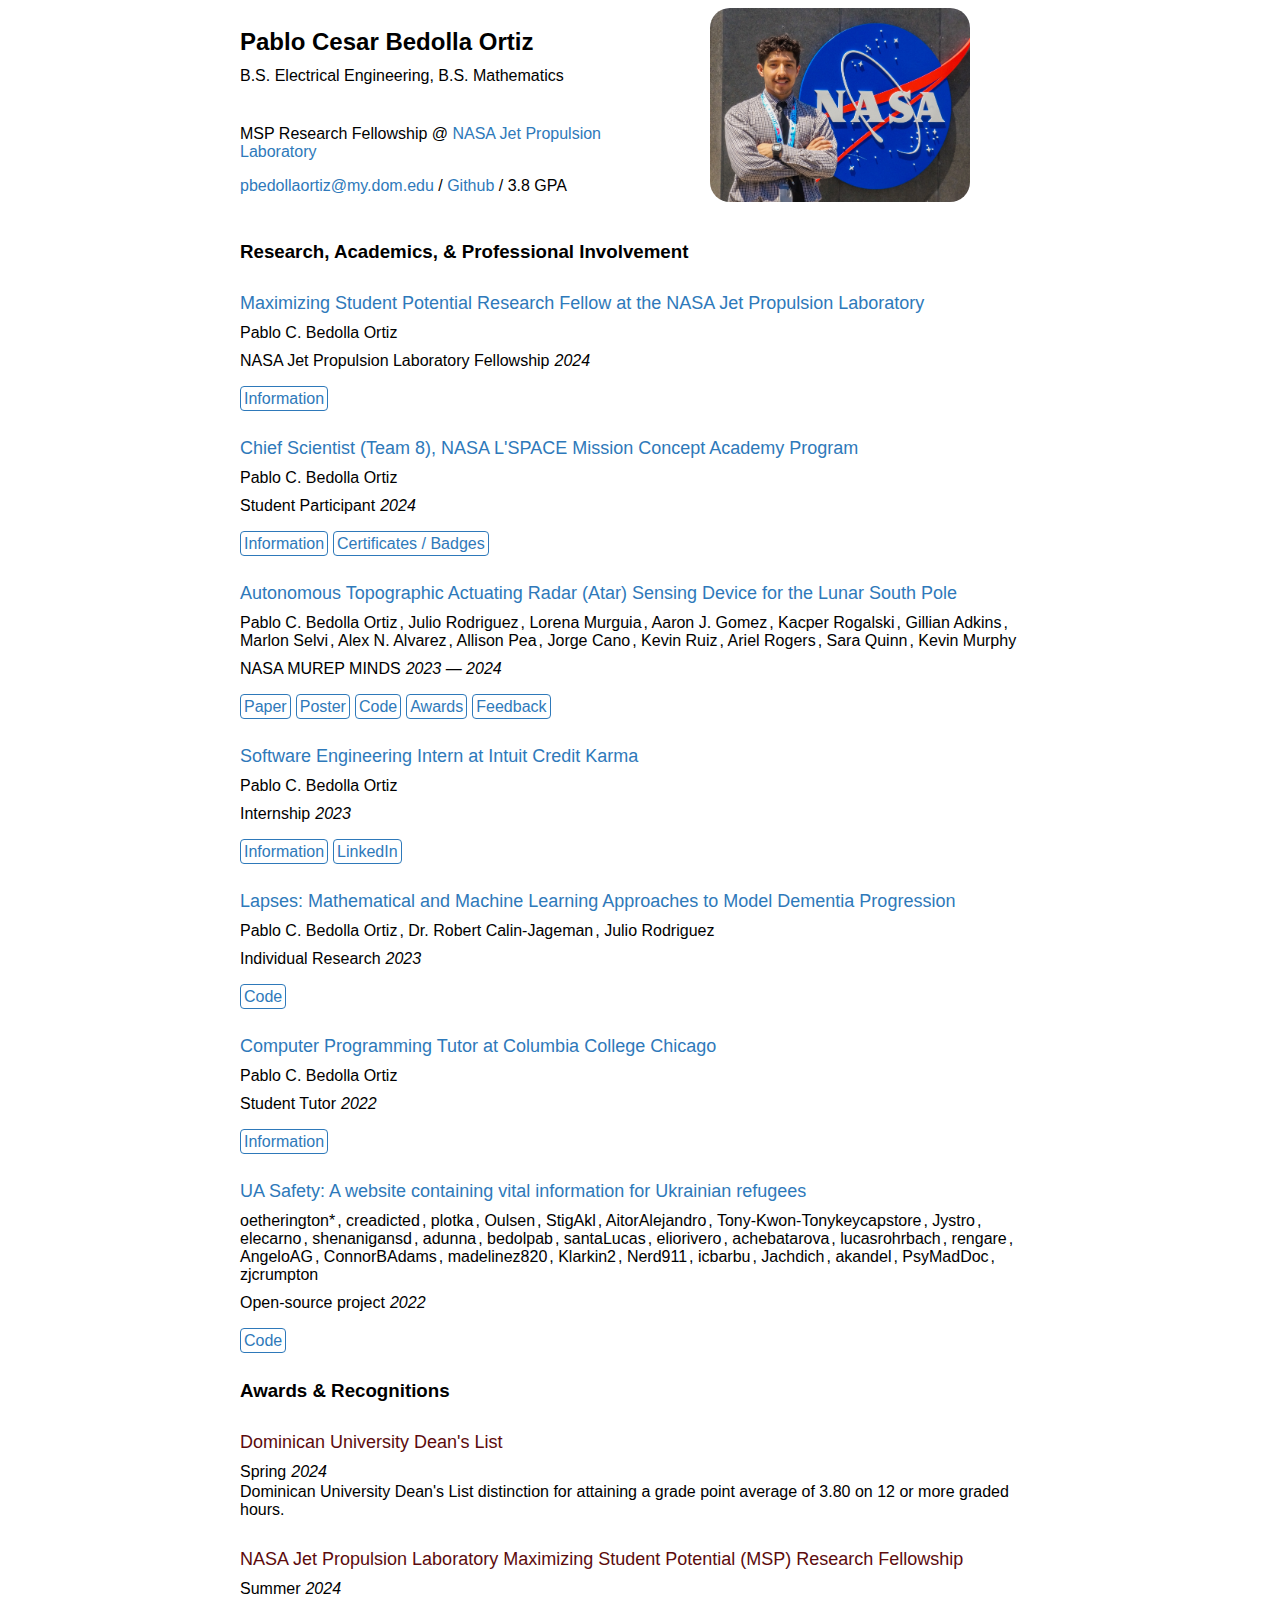
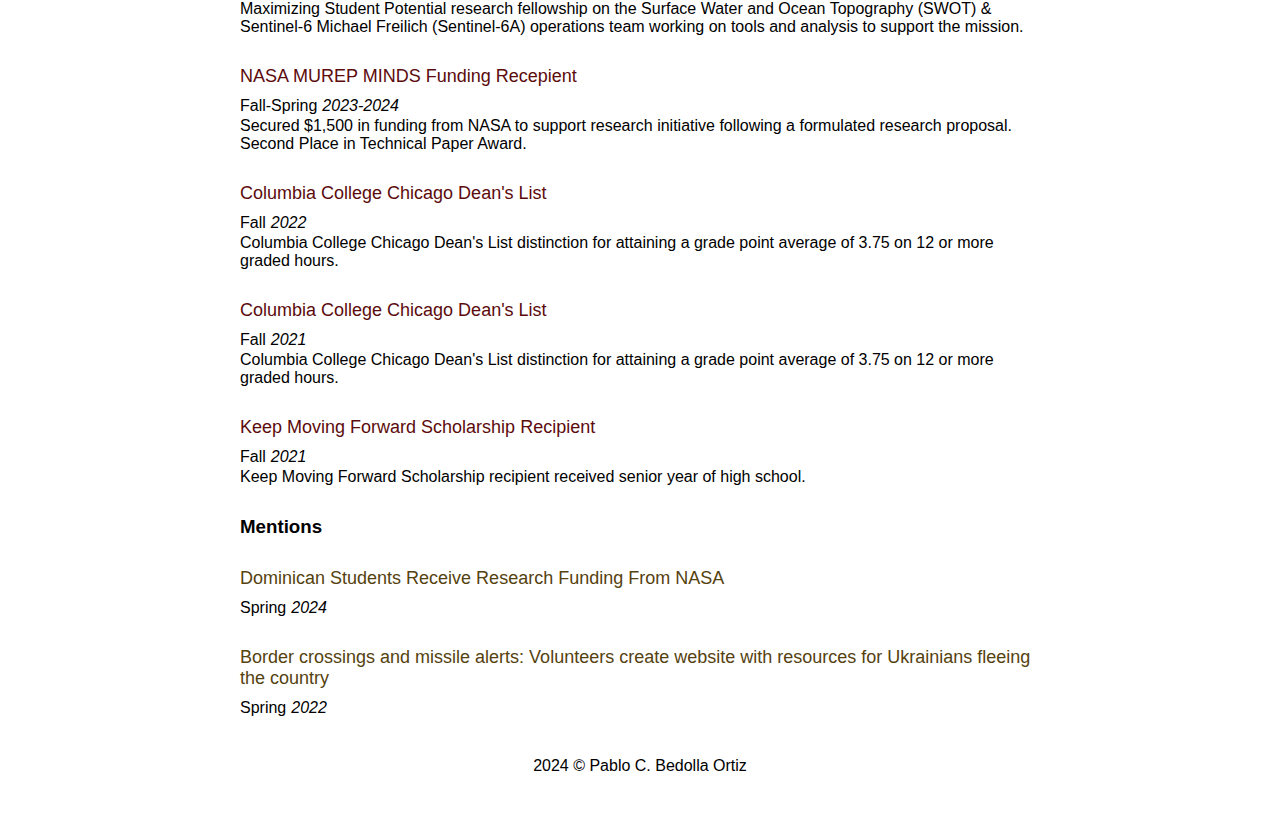
<file: index.html>
<!DOCTYPE html>
<html lang="en">

<head>
    <meta charset="UTF-8">
    <meta name="viewport" content="width=device-width, initial-scale=1.0">
    <meta name="description" content="Pablo Cesar Bedolla Ortiz, Mathematics and Electrical Engineering" />
    <meta name="keywords" content="Pablo, Bedolla, Math, Electrical Engineering, NASA, Chicago, Computer, Science" />
    <meta property="og:title" content="Pablo Cesar Bedolla Ortiz" />
    <meta property="og:description" content="Pablo Cesar Bedolla Ortiz, Mathematics and Electrical Engineering">
    <meta property="og:url" content="https://www.pablobedolla.com" />
    <meta property="og:type" content="website" />
    <link rel="stylesheet" href="./input.css">
    <title>Pablo C. Bedolla Ortiz</title>
</head>

<body>
    <div class="container">
        <div class="header">
            <div class="header-container">
                <div class="title">
                    <h2>Pablo Cesar Bedolla Ortiz</h2>
                    <p>B.S. Electrical Engineering, B.S. Mathematics</p>
                </div>
                <div class="description">
                    <p>MSP Research Fellowship @ <a href="www.nasa.gov">NASA Jet Propulsion Laboratory</a></p>
                    <p>
                        <a href="mailto:pbedollaortiz@my.dom.edu">pbedollaortiz@my.dom.edu</a> &sol;
                        <a href="https://github.com/bedolpab">Github</a> &sol;
                        3.8 GPA
                    </p>
                </div>
            </div>
            <div class="header-container">
                <img src="./Assets/pablo-cesar-bedolla-ortiz-jpl12.jpg" alt="Pablo C. Bedolla Ortiz Headshot">
            </div>
        </div>
        <div class="content">
            <h3>Research, Academics, & Professional Involvement</h3>
            <!--js-->
        </div>
        <div class="awards">
            <h3>Awards & Recognitions</h3>
            <!--js-->
        </div>
        <div class="mentions">
            <h3>Mentions</h3>
            <!--js-->
        </div>

    </div>
    <footer>
        <span>2024 &copy; Pablo C. Bedolla Ortiz</span>
    </footer>
    <script>
        fetch("./data/content.json")
            .then(response => response.json())
            .then(data => {
                for (let i = 0; i < data['content'].length; i++) {
                    const contentSection = document.createElement('div');
                    contentSection.classList.add('content-section');

                    const contentSectionTitle = document.createElement('div');
                    contentSectionTitle.classList.add("content-section-title");

                    const contentSectionTitleLink = document.createElement('a');
                    contentSectionTitleLink.text = data['content'][i]['title'][0]['name']
                    contentSectionTitleLink.href = data['content'][i]['title'][0]['link']
                    contentSectionTitle.appendChild(contentSectionTitleLink)


                    const authors = document.createElement('div');
                    authors.classList.add('authors');

                    for (let j = 0; j < data['content'][i]['authors'].length; j++) {
                        const span_tag = document.createElement('span');
                        span_tag.textContent = data['content'][i]['authors'][j];
                        authors.appendChild(span_tag);
                        if (j < data['content'][i]['authors'].length - 1) {
                            authors.appendChild(document.createTextNode(', '));
                        }
                    }

                    const event = document.createElement('div');
                    event.classList.add('event')

                    const event_name = document.createElement('span');
                    const event_year = document.createElement('span');
                    event_year.classList.add('year');

                    event_name.textContent = data['content'][i]['event']['name'];
                    event_year.textContent = data['content'][i]['event']['year'];

                    event.appendChild(event_name)
                    event.appendChild(event_year)


                    const btn_links = document.createElement('div');
                    btn_links.classList.add('btn-links');

                    for (let k = 0; k < data['content'][i]['button-links'].length; k++) {
                        const a_tag = document.createElement('a');
                        a_tag.text = data['content'][i]['button-links'][k]['name'];
                        a_tag.href = data['content'][i]['button-links'][k]['link'];
                        btn_links.appendChild(a_tag);
                    }

                    contentSection.appendChild(contentSectionTitle)
                    contentSection.appendChild(contentSectionTitle)
                    contentSection.appendChild(authors)
                    contentSection.appendChild(event)
                    contentSection.appendChild(btn_links)

                    document.getElementsByClassName('content')[0].appendChild(contentSection);
                }
            })
            .catch(error => {
                console.error(error);
            })

        fetch("./data/awards.json")
            .then(response => response.json())
            .then(data => {
                for (let i = 0; i < data['awards'].length; i++) {
                    const awardSection = document.createElement('div');
                    awardSection.classList.add('award-section');

                    const awardSectionTitle = document.createElement('div');
                    awardSectionTitle.classList.add("award-section-title");

                    const awardSectionTitleLink = document.createElement('a');
                    awardSectionTitleLink.text = data['awards'][i]['title']['name'];
                    awardSectionTitleLink.href = data['awards'][i]['title']['link'];
                    awardSectionTitle.appendChild(awardSectionTitleLink);

                    const event = document.createElement('div');
                    event.classList.add('event')

                    const event_year = document.createElement('span');
                    const event_phase = document.createElement('span');
                    event_year.classList.add('year');

                    event_phase.textContent = data['awards'][i]['phase'];
                    event_year.textContent = data['awards'][i]['year'];

                    event.appendChild(event_phase)
                    event.appendChild(event_year)

                    const description = document.createElement("span");
                    description.classList.add('award-description');
                    description.textContent = data['awards'][i]['description'];

                    awardSection.appendChild(awardSectionTitle);
                    awardSection.appendChild(event);
                    awardSection.appendChild(description);

                    document.getElementsByClassName('awards')[0].appendChild(awardSection);
                }
            })
        fetch("./data/mentions.json")
            .then(response => response.json())
            .then(data => {
                for (let i = 0; i < data['mentions'].length; i++) {
                    const awardSection = document.createElement('div');
                    awardSection.classList.add('mention-section');

                    const awardSectionTitle = document.createElement('div');
                    awardSectionTitle.classList.add("mention-section-title");

                    const awardSectionTitleLink = document.createElement('a');
                    awardSectionTitleLink.text = data['mentions'][i]['title']['name'];
                    awardSectionTitleLink.href = data['mentions'][i]['title']['link'];
                    awardSectionTitle.appendChild(awardSectionTitleLink);

                    const event = document.createElement('div');
                    event.classList.add('event')

                    const event_year = document.createElement('span');
                    const event_phase = document.createElement('span');
                    event_year.classList.add('year');

                    event_phase.textContent = data['mentions'][i]['phase'];
                    event_year.textContent = data['mentions'][i]['year'];

                    event.appendChild(event_phase)
                    event.appendChild(event_year);

                    awardSection.appendChild(awardSectionTitle);
                    awardSection.appendChild(event);

                    document.getElementsByClassName('mentions')[0].appendChild(awardSection);
                }
            })
    </script>
</body>

</html>
</file>
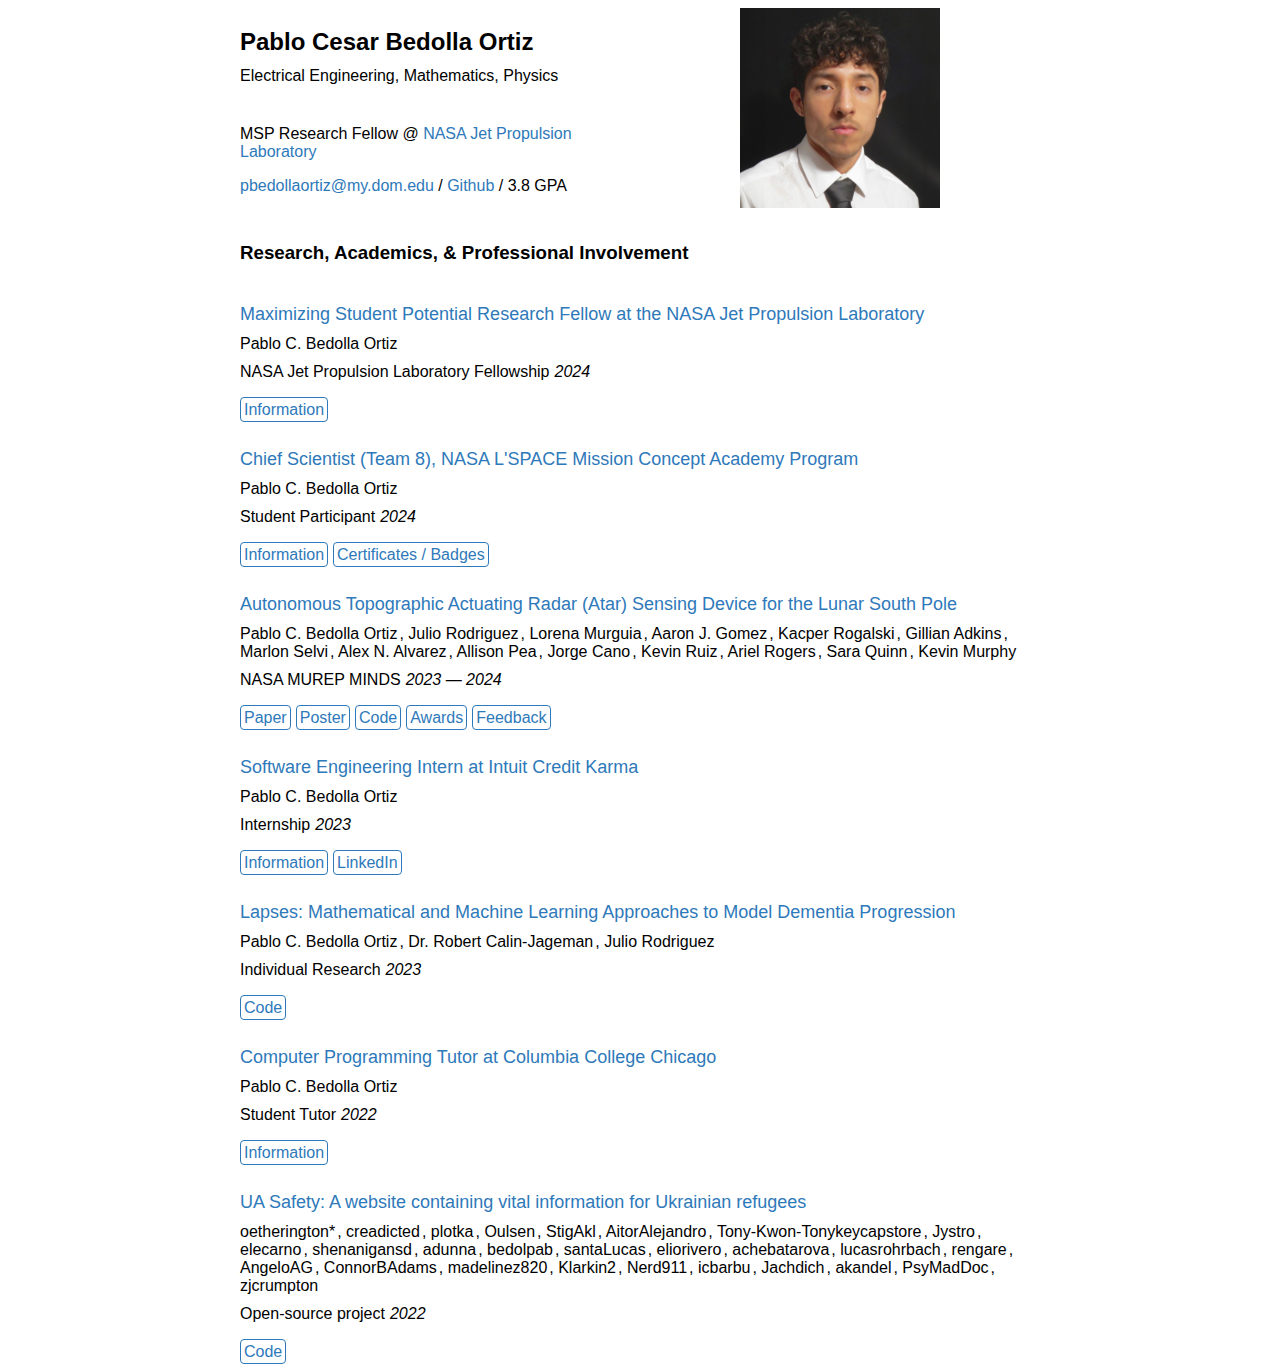
<file: src/index.html>
<!DOCTYPE html>
<html lang="en">

<head>
    <meta charset="UTF-8">
    <meta name="viewport" content="width=device-width, initial-scale=1.0">
    <meta name="description" content="Pablo Cesar Bedolla Ortiz, Mathematics and Electrical Engineering" />
    <meta name="keywords" content="Pablo, Bedolla, Math, Electrical Engineering, NASA, Chicago, Computer, Science" />
    <meta property="og:title" content="Pablo Cesar Bedolla Ortiz" />
    <meta property="og:description" content="Pablo Cesar Bedolla Ortiz, Mathematics and Electrical Engineering">
    <meta property="og:url" content="https://www.pablobedolla.com" />
    <meta property="og:type" content="website" />
    <link rel="stylesheet" href="./input.css">
    <title>Pablo C. Bedolla Ortiz</title>
</head>

<body>
    <div class="container">
        <div class="header">
            <div class="header-container">
                <div class="title">
                    <h2>Pablo Cesar Bedolla Ortiz</h2>
                    <p>Electrical Engineering, Mathematics, Physics</p>
                </div>
                <div class="description">
                    <p>MSP Research Fellow @ <a href="www.nasa.gov">NASA Jet Propulsion Laboratory</a></p>
                    <p>
                        <a href="mailto:pbedollaortiz@my.dom.edu">pbedollaortiz@my.dom.edu</a> &sol;
                        <a href="https://github.com/bedolpab">Github</a> &sol;
                        3.8 GPA
                    </p>
                </div>
            </div>
            <div class="header-container">
                <img src="../Assets/headshot.jpg" alt="Pablo C. Bedolla Ortiz Headshot">
            </div>
        </div>
        <div class="content">
            <h3>Research, Academics, & Professional Involvement</h3>
            <!--js-->
        </div>
    </div>

    <script>
        fetch("../data/content.json")
            .then(response => response.json())
            .then(data => {
                for (let i = 0; i < data['content'].length; i++) {
                    const contentSection = document.createElement('div');
                    contentSection.classList.add('content-section');

                    const contentSectionTitle = document.createElement('div');
                    contentSectionTitle.classList.add("content-section-title");

                    const contentSectionTitleLink = document.createElement('a');
                    contentSectionTitleLink.text = data['content'][i]['title'][0]['name']
                    contentSectionTitleLink.href = data['content'][i]['title'][0]['link']
                    contentSectionTitle.appendChild(contentSectionTitleLink)


                    const authors = document.createElement('div');
                    authors.classList.add('authors');

                    for (let j = 0; j < data['content'][i]['authors'].length; j++) {
                        const span_tag = document.createElement('span');
                        span_tag.textContent = data['content'][i]['authors'][j];
                        authors.appendChild(span_tag);
                        if (j < data['content'][i]['authors'].length - 1) {
                            authors.appendChild(document.createTextNode(', '));
                        }
                    }

                    const event = document.createElement('div');
                    event.classList.add('event')

                    const event_name = document.createElement('span');
                    const event_year = document.createElement('span');
                    event_year.classList.add('year');

                    event_name.textContent = data['content'][i]['event']['name'];
                    event_year.textContent = data['content'][i]['event']['year'];

                    event.appendChild(event_name)
                    event.appendChild(event_year)


                    const btn_links = document.createElement('div');
                    btn_links.classList.add('btn-links');

                    for (let k = 0; k < data['content'][i]['button-links'].length; k++) {
                        const a_tag = document.createElement('a');
                        a_tag.text = data['content'][i]['button-links'][k]['name'];
                        a_tag.href = data['content'][i]['button-links'][k]['link'];
                        btn_links.appendChild(a_tag);
                    }

                    contentSection.appendChild(contentSectionTitle)
                    contentSection.appendChild(contentSectionTitle)
                    contentSection.appendChild(authors)
                    contentSection.appendChild(event)
                    contentSection.appendChild(btn_links)

                    document.getElementsByClassName('content')[0].appendChild(contentSection);
                }
            })
            .catch(error => {
                console.error(error);
            })
    </script>
</body>

</html>
</file>
<file: input.css>
/* latin-ext */

.container {
  max-width: 800px;
  font-family: sans-serif;
  text-align: center;
  margin: 0 auto;
}

.container a {
  text-decoration: none;
  color: #2e79ba;
}

.container a:hover {
  text-decoration: underline;
}

.header {
  display: flex;
  flex-wrap: wrap;
}

.header-container {
  flex: 1;
  border-radius: 40px;
}

.header-container img {
  max-width: 260px;
  border-radius: 20px;
}

.title {
  margin-bottom: 40px;
  text-align: left;
}

.description {
  text-align: left;
}

.title h2 {
  margin-bottom: -5px;
}

footer {
  text-align: center;
  margin: 40px;
  font-family: sans-serif;
}

/* CONTENT */

.content h3 {
  text-align: left;
  margin-top: 30px;
  margin-bottom: 10px;
  font-weight: 600;
}

.content-section {
  text-align: left;
  margin-top: 20px;
}

.content-section div {
  padding-top: 10px;
}

.content-section-title a {
  text-decoration: none;
  font-size: 18px;
  font-weight: 500;
}

.authors {
  font-weight: 300;
}

.authors span {
  margin-right: 2px;
}

.author-highlighted {
  font-weight: 400;
}

.event span {
  font-weight: 300;
  padding-right: 5px;
}

.year {
  font-style: italic;
}

.btn-links {
  margin-top: 10px;
}

.btn-links a {
  margin-top: 100px;
  margin-right: 5px;
  border: 1px solid #2e79ba;
  border-radius: 4px;
  padding: 3px;
  font-weight: 300;
}

/* AWARDS */

.awards h3 {
  text-align: left;
  margin-top: 30px;
  margin-bottom: 10px;
  font-weight: 600;
}

.award-section {
  text-align: left;
  margin-top: 20px;
}

.award-section div {
  padding-top: 10px;
}

.award-section-title a {
  text-decoration: none;
  font-size: 18px;
  font-weight: 500;
  color: #5c0b0d;
}

.event {
  margin-bottom: 2px;
}

.award-description {
  font-weight: 300;
}

/* MENTIONS */

.mentions h3 {
  text-align: left;
  margin-top: 30px;
  margin-bottom: 10px;
  font-weight: 600;
}

.mention-section {
  text-align: left;
  margin-top: 20px;
}

.mention-section div {
  padding-top: 10px;
}

.mention-section-title a {
  text-decoration: none;
  font-size: 18px;
  font-weight: 500;
  color: #55420f;
}

.event {
  margin-bottom: 2px;
}
</file>
<file: src/input.css>
/* latin-ext */

.container {
  max-width: 800px;
  font-family: sans-serif;
  text-align: center;
  margin: 0 auto;
}

.container a {
  text-decoration: none;
  color: #2e79ba;
}

.container a:hover {
  text-decoration: underline;
}

.header {
  display: flex;
  flex-wrap: wrap;
}

.header-container {
  flex: 1;
  border-radius: 40px;
}

.header-container img {
  max-width: 200px;
}

.title {
  margin-bottom: 40px;
  text-align: left;
}

.description {
  text-align: left;
}

.title h2 {
  margin-bottom: -5px;
}


.content h3 {
  text-align: left;
  margin-top: 30px;
  margin-bottom: 30px;
  font-weight: 600;
}

.content-section {
  text-align: left;
  margin-top: 20px;
}

.content-section div {
  padding-top: 10px;
}

.content-section-title a {
  text-decoration: none;
  font-size: 18px;
  font-weight: 500;
}

.authors {
  font-weight: 300;
}

.authors span {
  margin-right: 2px;
}

.author-highlighted {
  font-weight: 400;
}

.event span {
  font-weight: 300;
  padding-right: 5px;
}

.year {
  font-style: italic;
}

.btn-links {
  margin-top: 10px;
}

.btn-links a {
  margin-top: 100px;
  margin-right: 5px;
  border: 1px solid #2e79ba;
  border-radius: 4px;
  padding: 3px;
  font-weight: 300;
}
</file>
